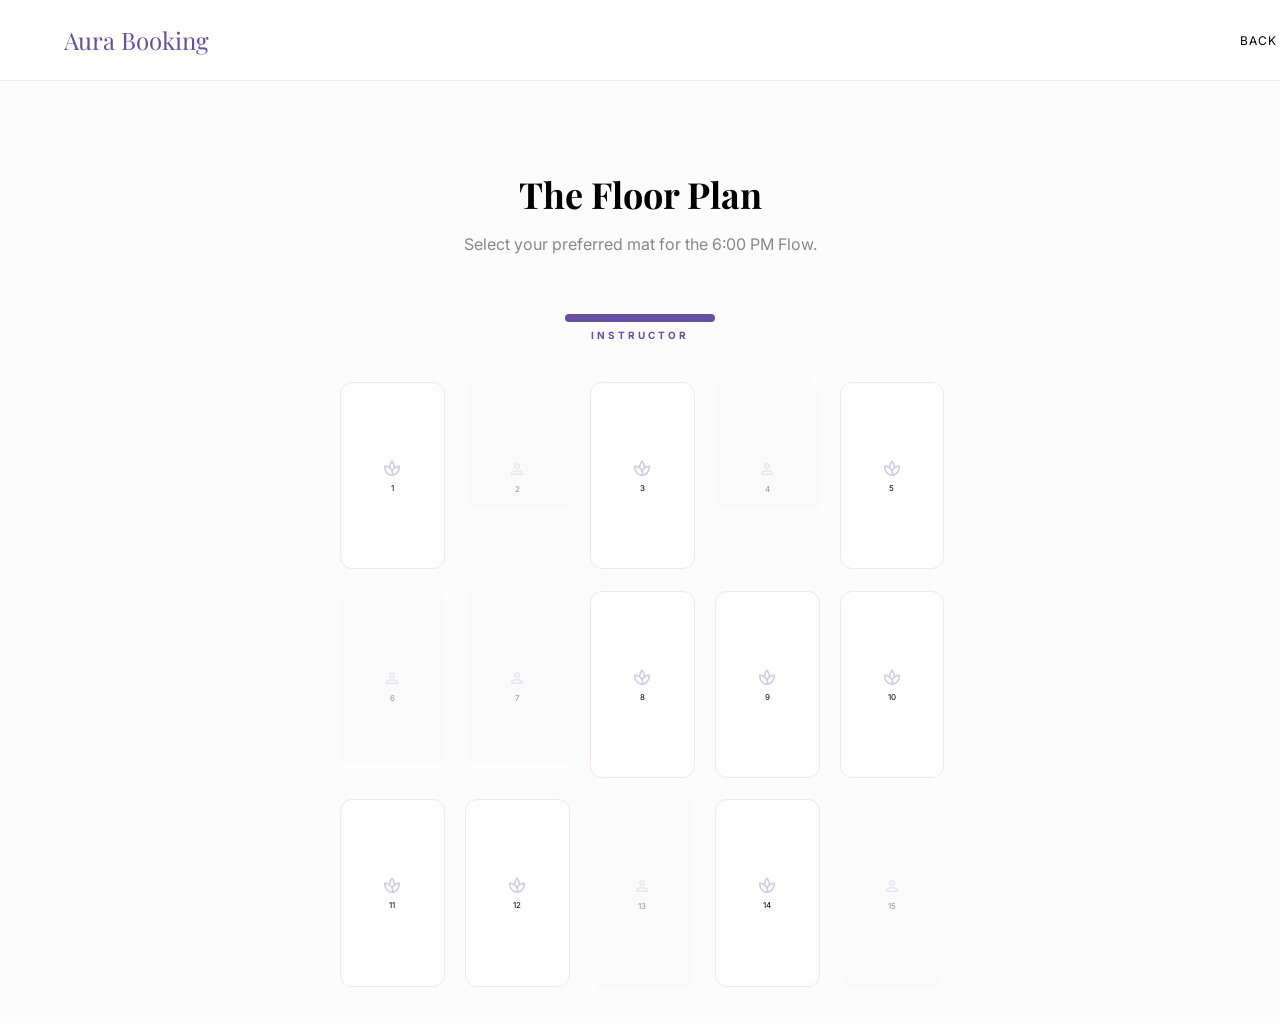
<file: booking.html>
<!DOCTYPE html>
<html lang="en">
<head>
    <meta charset="UTF-8">
    <meta name="viewport" content="width=device-width, initial-scale=1.0">
    <title>Reserve Your Space | Aura</title>
    <link href="https://fonts.googleapis.com/css2?family=Playfair+Display:ital,wght@0,400;0,700&family=Inter:wght@300;400;500&display=swap" rel="stylesheet">
    <link rel="stylesheet" href="https://fonts.googleapis.com/css2?family=Material+Symbols+Outlined:opsz,wght,FILL,GRAD@24,300,0,0" />
    <style>
        :root { --lavender-deep: #6750A4; --lavender-soft: #F3E5F5; }
        body { font-family: 'Inter', sans-serif; background: #FDFCFD; margin: 0; padding-top: 100px; }
        nav { position: fixed; top: 0; width: 100%; height: 80px; display: flex; align-items: center; padding: 0 5%; background: white; z-index: 100; border-bottom: 1px solid #eee; }
        
        .studio-map { max-width: 900px; margin: 0 auto; padding: 40px; text-align: center; }
        .instructor-stage { 
            width: 150px; height: 8px; background: var(--lavender-deep); 
            margin: 0 auto 60px; border-radius: 20px; position: relative;
        }
        .instructor-stage::after { content: 'INSTRUCTOR'; position: absolute; top: 15px; left: 50%; transform: translateX(-50%); font-size: 10px; letter-spacing: 3px; color: var(--lavender-deep); font-weight: bold; }

        .mats-grid { display: grid; grid-template-columns: repeat(5, 1fr); gap: 20px; max-width: 600px; margin: 0 auto; }
        .mat { 
            aspect-ratio: 1/1.8; border: 1px solid var(--lavender-soft); border-radius: 12px; 
            cursor: pointer; display: flex; flex-direction: column; align-items: center; justify-content: center;
            transition: 0.4s cubic-bezier(0.175, 0.885, 0.32, 1.275); background: white;
        }
        .mat span { font-size: 20px; color: var(--lavender-deep); opacity: 0.3; }
        .mat.occupied { background: #f9f9f9; border: none; cursor: not-allowed; opacity: 0.4; }
        .mat.selected { background: var(--lavender-deep); transform: scale(1.1); box-shadow: 0 10px 20px rgba(103, 80, 164, 0.2); }
        .mat.selected span { color: white; opacity: 1; }

        .btn-book { margin-top: 50px; background: var(--lavender-deep); color: white; border: none; padding: 16px 50px; border-radius: 40px; font-family: 'Playfair Display'; font-size: 18px; cursor: pointer; display: none; }
    </style>
</head>
<body>
    <nav>
        <div style="flex-grow:1; font-family:'Playfair Display'; font-size:24px; color:var(--lavender-deep)">Aura Booking</div>
        <div style="font-size:12px; letter-spacing:1px;"><a href="index.html" style="text-decoration:none; color:black;">BACK TO HOME</a></div>
    </nav>

    <div class="studio-map">
        <h2 style="font-family:'Playfair Display'; font-size: 36px; margin-bottom: 10px;">The Floor Plan</h2>
        <p style="color: #888; margin-bottom: 60px;">Select your preferred mat for the 6:00 PM Flow.</p>

        <div class="instructor-stage"></div>
        <div class="mats-grid" id="mats"></div>

        <button id="bookBtn" class="btn-book" onclick="alert('Spot Reserved!')">Reserve My Mat</button>
    </div>

    <script>
        const grid = document.getElementById('mats');
        for (let i = 1; i <= 15; i++) {
            const isTaken = Math.random() < 0.4;
            const mat = document.createElement('div');
            mat.className = `mat ${isTaken ? 'occupied' : ''}`;
            mat.innerHTML = `<span class="material-symbols-outlined">${isTaken ? 'person' : 'spa'}</span><small style="font-size:8px; margin-top:5px">${i}</small>`;
            if (!isTaken) {
                mat.onclick = () => {
                    document.querySelectorAll('.mat').forEach(m => m.classList.remove('selected'));
                    mat.classList.add('selected');
                    document.getElementById('bookBtn').style.display = 'inline-block';
                };
            }
            grid.appendChild(mat);
        }
    </script>
</body>
</html>
</file>
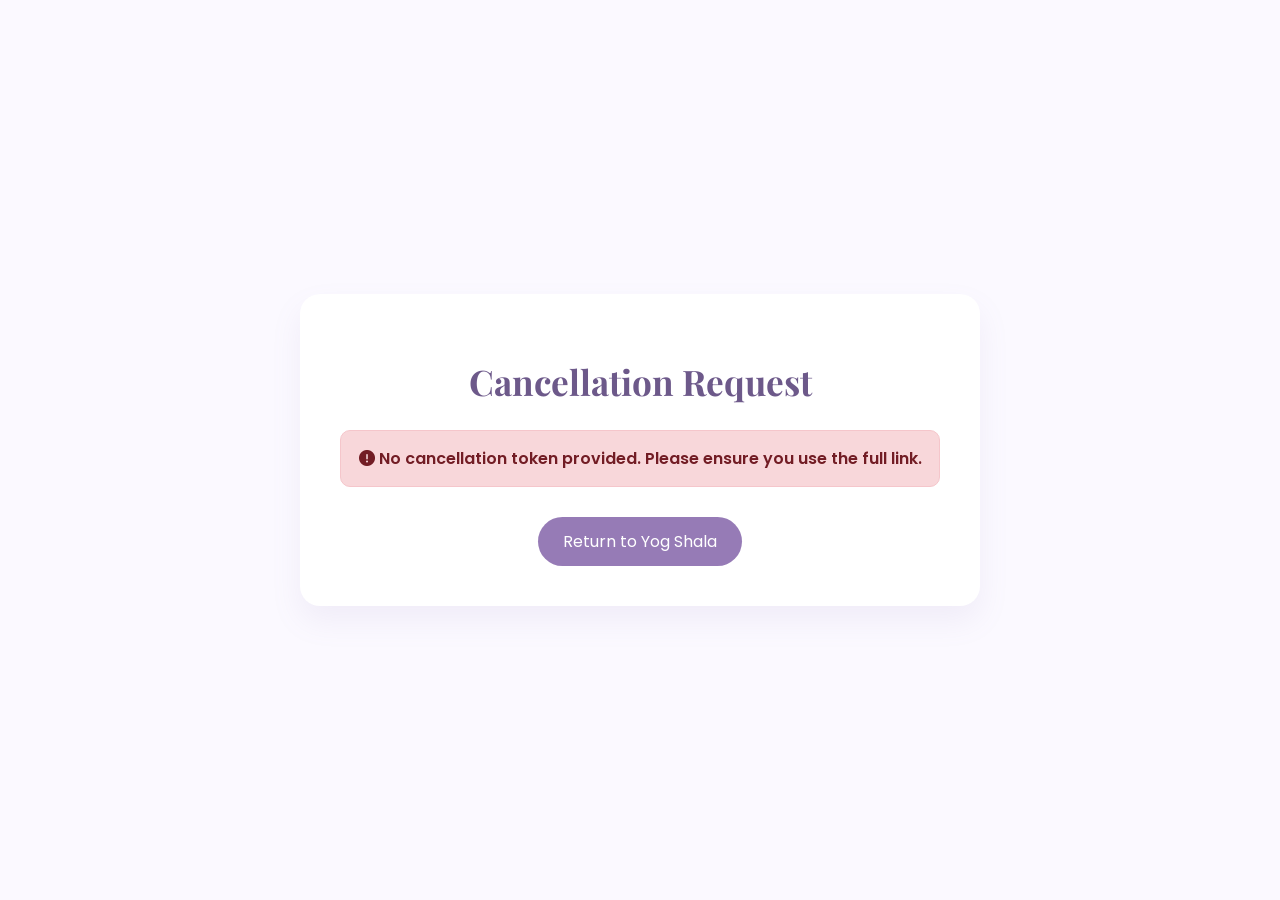
<file: cancel.html>
<!DOCTYPE html>
<html lang="de">
<head>
    <meta charset="UTF-8">
    <meta name="viewport" content="width=device-width, initial-scale=1.0">
    <title>Cancel Your Yog Shala Booking</title>
    <link href="https://fonts.googleapis.com/css2?family=Poppins:wght@300;400;600&family=Playfair+Display:wght@700&display=swap" rel="stylesheet">
    <link rel="stylesheet" href="https://cdnjs.cloudflare.com/ajax/libs/font-awesome/6.0.0/css/all.min.css">
    <style>
        :root {
            --primary: #967BB6; 
            --primary-dark: #6D598A; 
            --secondary: #F3E5F5; 
            --bg-light: #FBF9FF; 
            --dark: #2D2438; 
            --white: #ffffff;
        }
        body {
            font-family: 'Poppins', sans-serif;
            background-color: var(--bg-light);
            color: var(--dark);
            display: flex;
            justify-content: center;
            align-items: center;
            min-height: 100vh;
            margin: 0;
            padding: 20px;
            box-sizing: border-box;
        }
        .container {
            background-color: var(--white);
            padding: 40px;
            border-radius: 20px;
            box-shadow: 0 15px 30px rgba(150, 123, 182, 0.1);
            text-align: center;
            max-width: 600px;
            width: 100%;
        }
        h1 {
            font-family: 'Playfair Display', serif;
            color: var(--primary-dark);
            margin-bottom: 20px;
            font-size: 2.2rem;
        }
        p {
            margin-bottom: 15px;
            line-height: 1.6;
        }
        .message {
            margin-top: 25px;
            padding: 15px;
            border-radius: 10px;
            font-weight: 600;
        }
        .message.success {
            background-color: #d4edda;
            color: #155724;
            border: 1px solid #c3e6cb;
        }
        .message.error {
            background-color: #f8d7da;
            color: #721c24;
            border: 1px solid #f5c6cb;
        }
        .message.info {
            background-color: #d1ecf1;
            color: #0c5460;
            border: 1px solid #bee5eb;
        }
        .home-link {
            display: inline-block;
            margin-top: 30px;
            padding: 12px 25px;
            background-color: var(--primary);
            color: var(--white);
            text-decoration: none;
            border-radius: 50px;
            transition: background-color 0.3s;
        }
        .home-link:hover {
            background-color: var(--primary-dark);
        }
    </style>
</head>
<body>
    <div class="container">
        <h1>Cancellation Request</h1>
        <div id="statusMessage" class="message info">
            <i class="fa-solid fa-spinner fa-spin"></i> Processing your request...
        </div>
        <a href="index.html" class="home-link">Return to Yog Shala</a>
    </div>

    <script>
        // IMPORTANT: Replace this with your actual SheetDB API URL for bookings
        const BOOKING_API_URL = "https://sheetdb.io/api/v1/jigyhyj6enowg"; 

        document.addEventListener('DOMContentLoaded', async () => {
            const urlParams = new URLSearchParams(window.location.search);
            const token = urlParams.get('token');
            const statusMessage = document.getElementById('statusMessage');

            if (!token) {
                statusMessage.className = 'message error';
                statusMessage.innerHTML = '<i class="fa-solid fa-circle-exclamation"></i> No cancellation token provided. Please ensure you use the full link.';
                return;
            }

            statusMessage.innerHTML = `<i class="fa-solid fa-spinner fa-spin"></i> Attempting to cancel booking with token: ${token}`;

            try {
                // SheetDB uses DELETE with a query parameter to delete rows
                const response = await fetch(`${BOOKING_API_URL}/token/${token}`, {
                    method: 'DELETE',
                    headers: {
                        'Content-Type': 'application/json'
                    }
                });

                if (response.ok) {
                    const result = await response.json();
                    if (result.deletedCount && result.deletedCount > 0) {
                        statusMessage.className = 'message success';
                        statusMessage.innerHTML = '<i class="fa-solid fa-circle-check"></i> Your booking has been successfully cancelled. We hope to see you again soon!';
                    } else {
                        statusMessage.className = 'message error';
                        statusMessage.innerHTML = '<i class="fa-solid fa-circle-xmark"></i> Booking not found or already cancelled. Please check your token or contact the studio.';
                    }
                } else {
                    const errorText = await response.text();
                    statusMessage.className = 'message error';
                    statusMessage.innerHTML = `<i class="fa-solid fa-circle-xmark"></i> Failed to cancel booking. Server error: ${response.status} - ${errorText}`;
                    console.error("Cancellation failed:", response.status, errorText);
                }
            } catch (error) {
                statusMessage.className = 'message error';
                statusMessage.innerHTML = `<i class="fa-solid fa-circle-xmark"></i> A network error occurred. Please try again or contact the studio directly.`;
                console.error("Network error during cancellation:", error);
            }
        });
    </script>
</body>
</html>
</file>
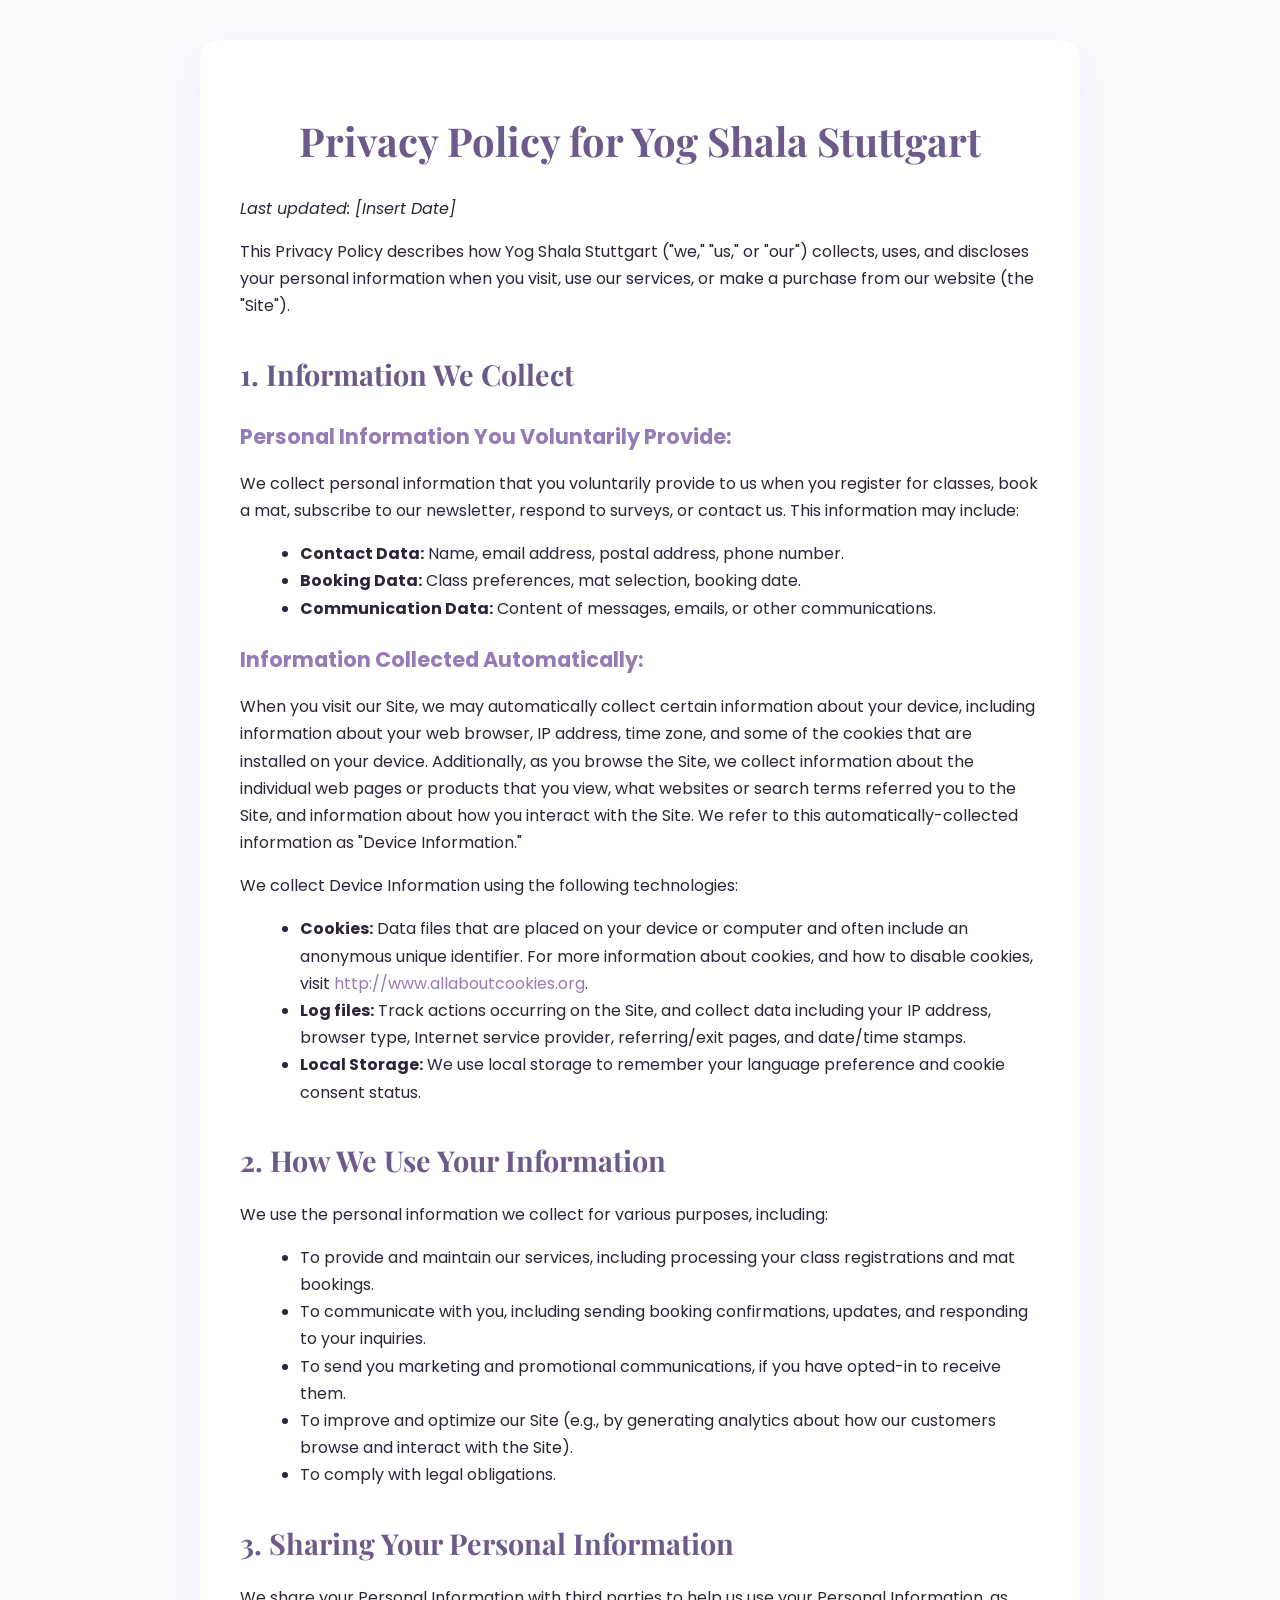
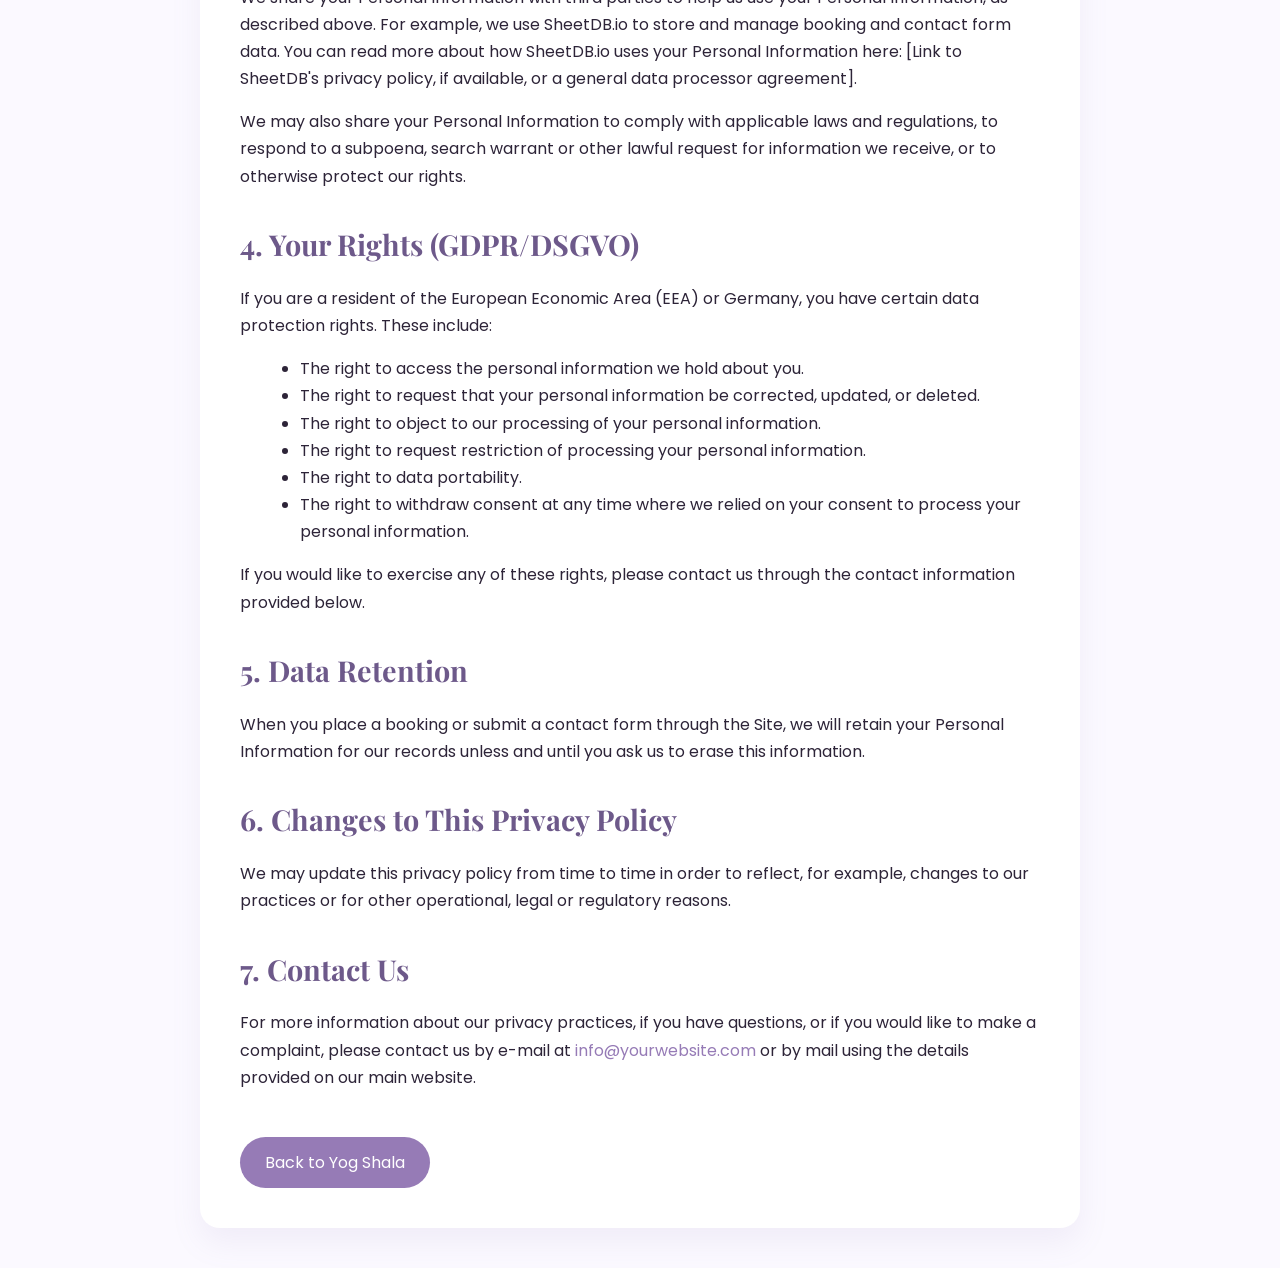
<file: privacy-policy.html>
<!DOCTYPE html>
<html lang="de">
<head>
    <meta charset="UTF-8">
    <meta name="viewport" content="width=device-width, initial-scale=1.0">
    <title>Privacy Policy | Yog Shala Stuttgart</title>
    <link href="https://fonts.googleapis.com/css2?family=Poppins:wght@300;400;600&family=Playfair+Display:wght@700&display=swap" rel="stylesheet">
    <style>
        :root {
            --primary: #967BB6; 
            --primary-dark: #6D598A; 
            --secondary: #F3E5F5; 
            --bg-light: #FBF9FF; 
            --dark: #2D2438; 
            --white: #ffffff;
        }
        body {
            font-family: 'Poppins', sans-serif;
            background-color: var(--bg-light);
            color: var(--dark);
            line-height: 1.7;
            margin: 0;
            padding: 40px 20px;
            box-sizing: border-box;
        }
        .container {
            max-width: 800px;
            margin: 0 auto;
            background-color: var(--white);
            padding: 40px;
            border-radius: 20px;
            box-shadow: 0 15px 30px rgba(150, 123, 182, 0.1);
        }
        h1 {
            font-family: 'Playfair Display', serif;
            color: var(--primary-dark);
            margin-bottom: 20px;
            font-size: 2.5rem;
            text-align: center;
        }
        h2 {
            font-family: 'Playfair Display', serif;
            color: var(--primary-dark);
            margin-top: 30px;
            margin-bottom: 15px;
            font-size: 1.8rem;
        }
        h3 {
            color: var(--primary);
            margin-top: 20px;
            margin-bottom: 10px;
            font-size: 1.3rem;
        }
        p {
            margin-bottom: 1em;
        }
        ul {
            list-style-type: disc;
            margin-left: 20px;
            margin-bottom: 1em;
        }
        a {
            color: var(--primary);
            text-decoration: none;
        }
        a:hover {
            text-decoration: underline;
        }
        .back-link {
            display: inline-block;
            margin-top: 30px;
            padding: 12px 25px;
            background-color: var(--primary);
            color: var(--white);
            text-decoration: none;
            border-radius: 50px;
            transition: background-color 0.3s;
        }
        .back-link:hover {
            background-color: var(--primary-dark);
        }
    </style>
</head>
<body>
    <div class="container">
        <h1>Privacy Policy for Yog Shala Stuttgart</h1>
        <p><em>Last updated: [Insert Date]</em></p>

        <p>This Privacy Policy describes how Yog Shala Stuttgart ("we," "us," or "our") collects, uses, and discloses your personal information when you visit, use our services, or make a purchase from our website (the "Site").</p>

        <h2>1. Information We Collect</h2>
        <h3>Personal Information You Voluntarily Provide:</h3>
        <p>We collect personal information that you voluntarily provide to us when you register for classes, book a mat, subscribe to our newsletter, respond to surveys, or contact us. This information may include:</p>
        <ul>
            <li><strong>Contact Data:</strong> Name, email address, postal address, phone number.</li>
            <li><strong>Booking Data:</strong> Class preferences, mat selection, booking date.</li>
            <li><strong>Communication Data:</strong> Content of messages, emails, or other communications.</li>
        </ul>

        <h3>Information Collected Automatically:</h3>
        <p>When you visit our Site, we may automatically collect certain information about your device, including information about your web browser, IP address, time zone, and some of the cookies that are installed on your device. Additionally, as you browse the Site, we collect information about the individual web pages or products that you view, what websites or search terms referred you to the Site, and information about how you interact with the Site. We refer to this automatically-collected information as "Device Information."</p>
        <p>We collect Device Information using the following technologies:</p>
        <ul>
            <li><strong>Cookies:</strong> Data files that are placed on your device or computer and often include an anonymous unique identifier. For more information about cookies, and how to disable cookies, visit <a href="http://www.allaboutcookies.org" target="_blank">http://www.allaboutcookies.org</a>.</li>
            <li><strong>Log files:</strong> Track actions occurring on the Site, and collect data including your IP address, browser type, Internet service provider, referring/exit pages, and date/time stamps.</li>
            <li><strong>Local Storage:</strong> We use local storage to remember your language preference and cookie consent status.</li>
        </ul>

        <h2>2. How We Use Your Information</h2>
        <p>We use the personal information we collect for various purposes, including:</p>
        <ul>
            <li>To provide and maintain our services, including processing your class registrations and mat bookings.</li>
            <li>To communicate with you, including sending booking confirmations, updates, and responding to your inquiries.</li>
            <li>To send you marketing and promotional communications, if you have opted-in to receive them.</li>
            <li>To improve and optimize our Site (e.g., by generating analytics about how our customers browse and interact with the Site).</li>
            <li>To comply with legal obligations.</li>
        </ul>

        <h2>3. Sharing Your Personal Information</h2>
        <p>We share your Personal Information with third parties to help us use your Personal Information, as described above. For example, we use SheetDB.io to store and manage booking and contact form data. You can read more about how SheetDB.io uses your Personal Information here: [Link to SheetDB's privacy policy, if available, or a general data processor agreement].</p>
        <p>We may also share your Personal Information to comply with applicable laws and regulations, to respond to a subpoena, search warrant or other lawful request for information we receive, or to otherwise protect our rights.</p>

        <h2>4. Your Rights (GDPR/DSGVO)</h2>
        <p>If you are a resident of the European Economic Area (EEA) or Germany, you have certain data protection rights. These include:</p>
        <ul>
            <li>The right to access the personal information we hold about you.</li>
            <li>The right to request that your personal information be corrected, updated, or deleted.</li>
            <li>The right to object to our processing of your personal information.</li>
            <li>The right to request restriction of processing your personal information.</li>
            <li>The right to data portability.</li>
            <li>The right to withdraw consent at any time where we relied on your consent to process your personal information.</li>
        </ul>
        <p>If you would like to exercise any of these rights, please contact us through the contact information provided below.</p>

        <h2>5. Data Retention</h2>
        <p>When you place a booking or submit a contact form through the Site, we will retain your Personal Information for our records unless and until you ask us to erase this information.</p>

        <h2>6. Changes to This Privacy Policy</h2>
        <p>We may update this privacy policy from time to time in order to reflect, for example, changes to our practices or for other operational, legal or regulatory reasons.</p>

        <h2>7. Contact Us</h2>
        <p>For more information about our privacy practices, if you have questions, or if you would like to make a complaint, please contact us by e-mail at <a href="mailto:info@yourwebsite.com">info@yourwebsite.com</a> or by mail using the details provided on our main website.</p>

        <a href="index.html" class="back-link">Back to Yog Shala</a>
    </div>
</body>
</html>
</file>
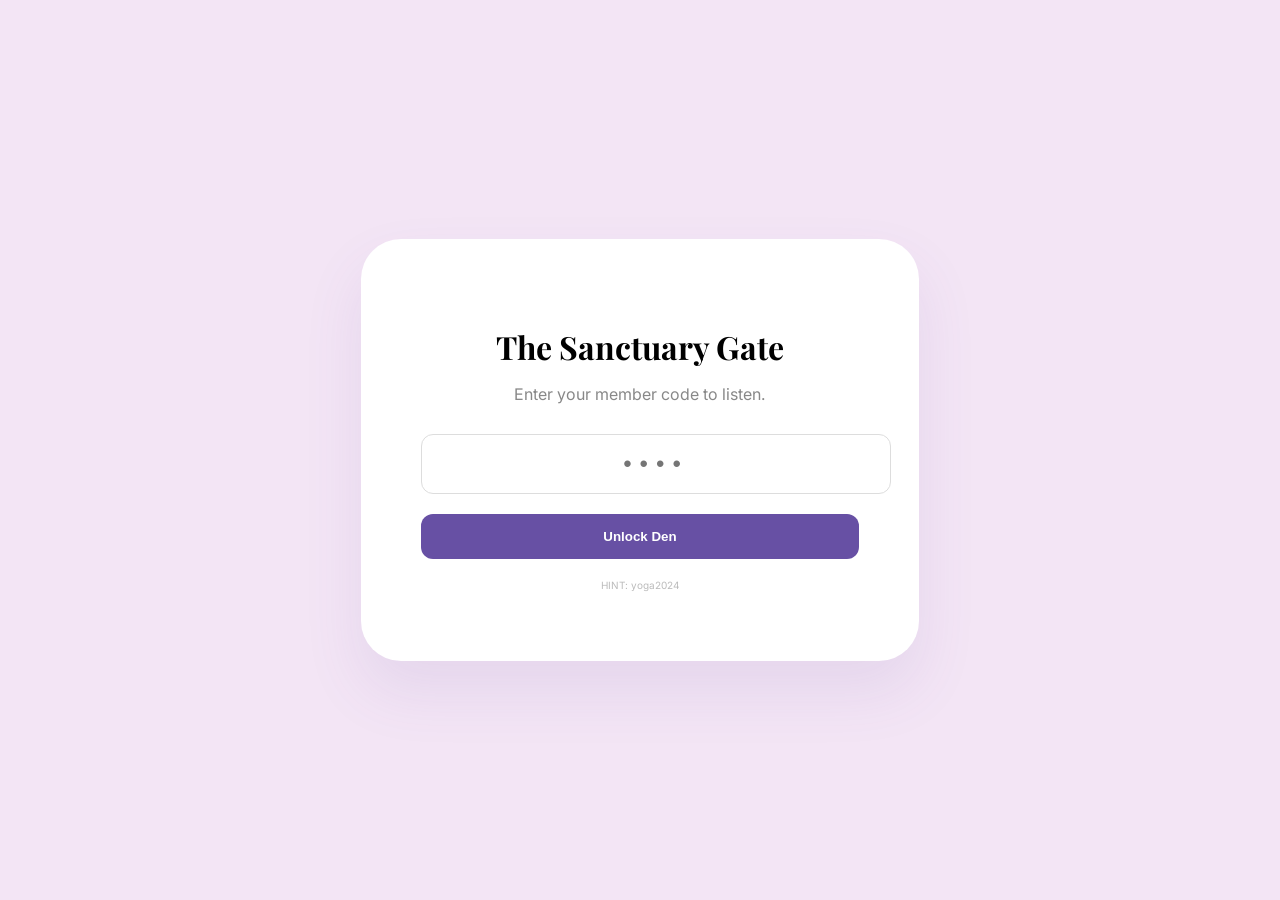
<file: zen-den.html>
<!DOCTYPE html>
<html lang="en">
<head>
    <meta charset="UTF-8">
    <meta name="viewport" content="width=device-width, initial-scale=1.0">
    <title>Zen Den | Aura Members</title>
    <link href="https://fonts.googleapis.com/css2?family=Playfair+Display:ital,wght@0,400;0,700&family=Inter:wght@300;400;500&display=swap" rel="stylesheet">
    <link rel="stylesheet" href="https://fonts.googleapis.com/css2?family=Material+Symbols+Outlined:opsz,wght,FILL,GRAD@24,300,0,0" />
    <style>
        :root { --lavender-deep: #6750A4; --lavender-light: #F3E5F5; }
        body { font-family: 'Inter', sans-serif; background: #FDFCFD; margin: 0; }
        
        .gate-screen { height: 100vh; display: flex; align-items: center; justify-content: center; background: var(--lavender-light); }
        .login-card { background: white; padding: 60px; border-radius: 40px; text-align: center; box-shadow: 0 30px 60px rgba(103, 80, 164, 0.1); }
        
        .den-content { display: none; padding: 120px 5% 60px; max-width: 1000px; margin: 0 auto; }
        .playlist-grid { display: grid; grid-template-columns: repeat(auto-fit, minmax(250px, 1fr)); gap: 20px; margin-top: 40px; }
        
        .track-card { 
            background: white; padding: 25px; border-radius: 24px; border: 1px solid var(--lavender-light);
            display: flex; align-items: center; gap: 20px; transition: 0.3s; cursor: pointer;
        }
        .track-card:hover { background: var(--lavender-light); }
        .play-icon { background: var(--lavender-deep); color: white; width: 40px; height: 40px; border-radius: 20px; display: flex; align-items: center; justify-content: center; }
    </style>
</head>
<body>

    <div id="gate" class="gate-screen">
        <div class="login-card">
            <h2 style="font-family:'Playfair Display'; font-size: 32px; margin-bottom: 10px;">The Sanctuary Gate</h2>
            <p style="color:#888; margin-bottom: 30px;">Enter your member code to listen.</p>
            <input type="password" id="code" placeholder="••••" style="width: 100%; padding: 15px; border-radius: 12px; border: 1px solid #ddd; text-align: center; font-size: 24px; letter-spacing: 8px; margin-bottom: 20px;">
            <button onclick="unlock()" style="width: 100%; background: var(--lavender-deep); color: white; border: none; padding: 15px; border-radius: 12px; cursor: pointer; font-weight: bold;">Unlock Den</button>
            <p style="font-size: 10px; color: #bbb; margin-top: 20px;">HINT: yoga2024</p>
        </div>
    </div>

    <div id="den" class="den-content">
        <h1 style="font-size: 48px; margin-bottom: 10px;">Sonic Serenity</h1>
        <p style="color:#666;">Curated frequencies for your lavender-scented practice.</p>

        <div class="playlist-grid">
            <div class="track-card" onclick="play('https://www.soundhelix.com/examples/mp3/SoundHelix-Song-1.mp3', 'Morning Mist')">
                <div class="play-icon"><span class="material-symbols-outlined">play_arrow</span></div>
                <div><p style="font-weight: 500;">Morning Mist</p><small>Ambient • 12m</small></div>
            </div>
            <div class="track-card" onclick="play('https://www.soundhelix.com/examples/mp3/SoundHelix-Song-2.mp3', 'Lavender Fields')">
                <div class="play-icon"><span class="material-symbols-outlined">play_arrow</span></div>
                <div><p style="font-weight: 500;">Lavender Fields</p><small>Deep Sleep • 20m</small></div>
            </div>
        </div>

        <div id="player-bar" style="position: fixed; bottom: 30px; left: 5%; right: 5%; background: white; padding: 20px; border-radius: 24px; box-shadow: 0 10px 40px rgba(0,0,0,0.1); display: none; align-items: center; gap: 20px; border: 1px solid var(--lavender-light);">
            <span id="playing-name" style="font-weight: bold; flex-grow: 1;">Track Name</span>
            <audio id="audio" controls style="height: 30px;"></audio>
        </div>
    </div>

    <script>
        function unlock() {
            if(document.getElementById('code').value === 'yoga2024') {
                document.getElementById('gate').style.display = 'none';
                document.getElementById('den').style.display = 'block';
            } else { alert('The gate remains closed.'); }
        }
        function play(url, name) {
            const a = document.getElementById('audio');
            const bar = document.getElementById('player-bar');
            document.getElementById('playing-name').innerText = name;
            bar.style.display = 'flex';
            a.src = url;
            a.play();
        }
    </script>
</body>
</html>
</file>
